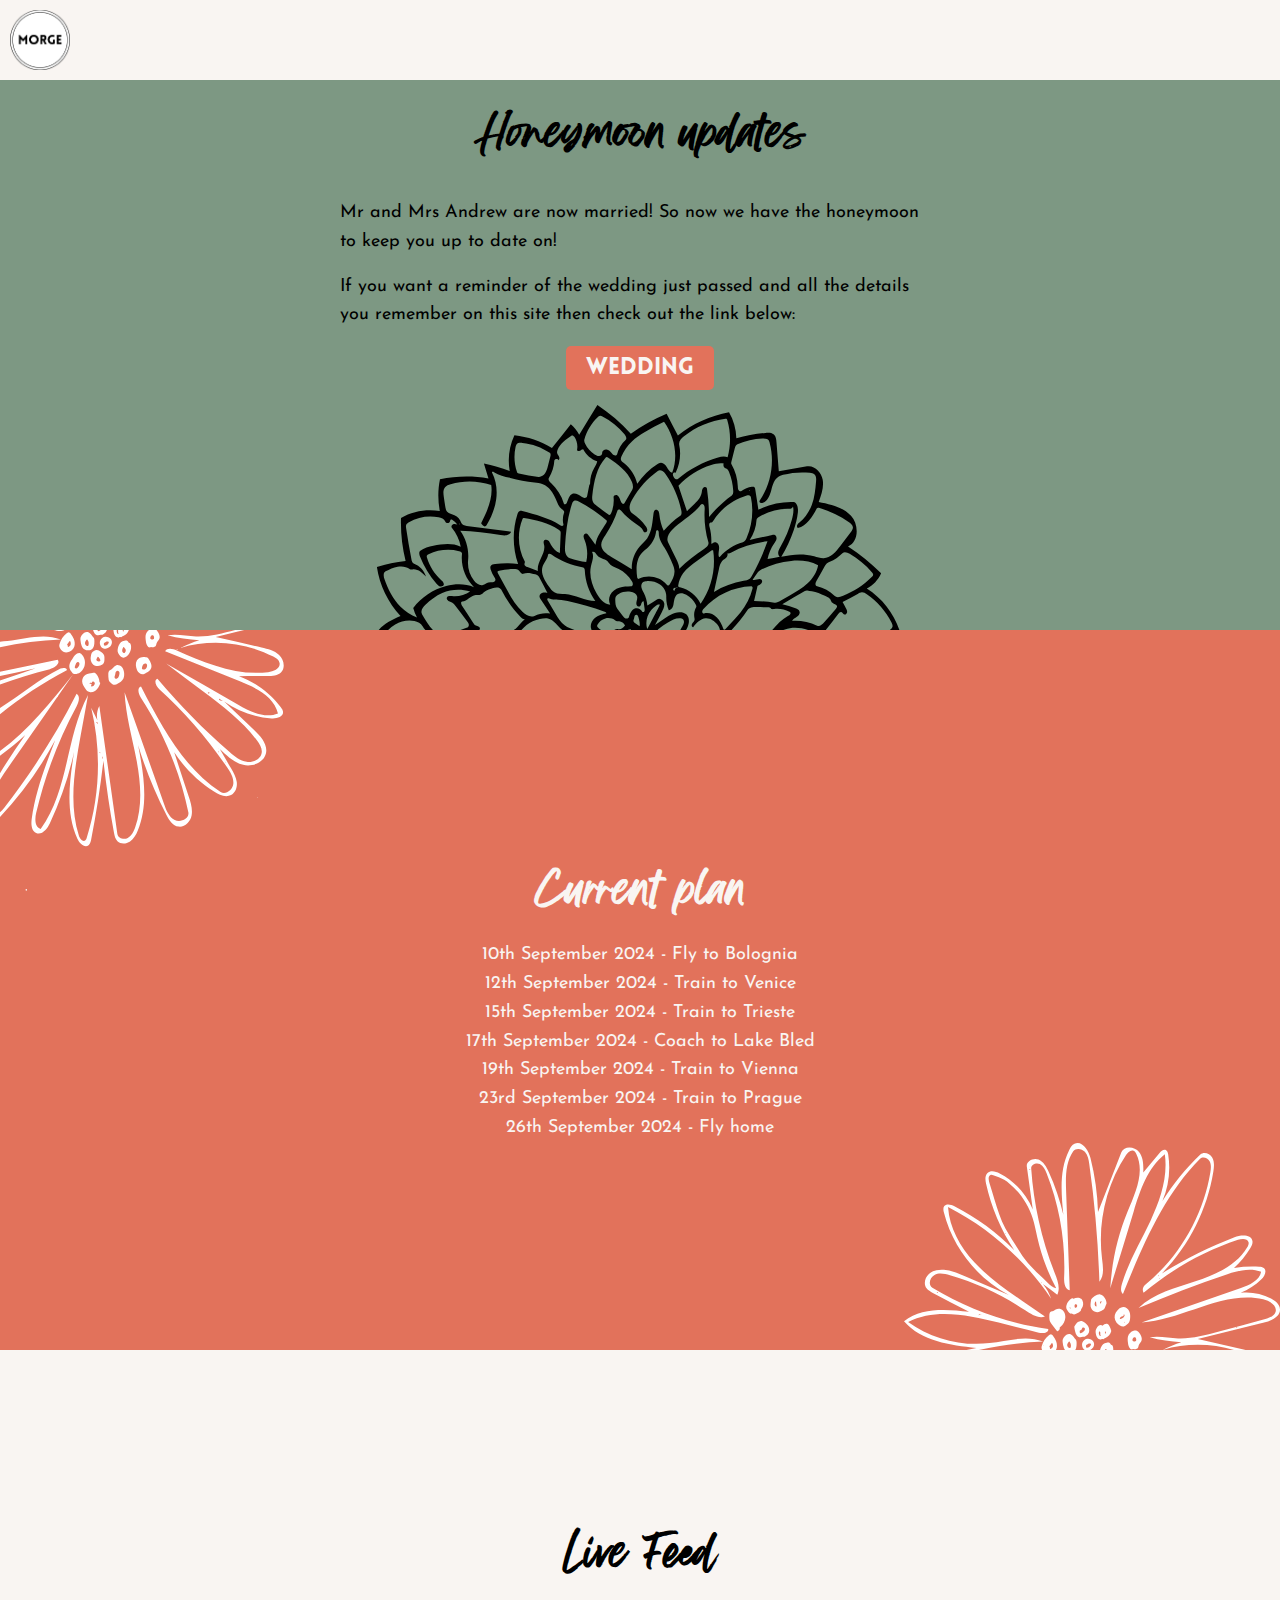
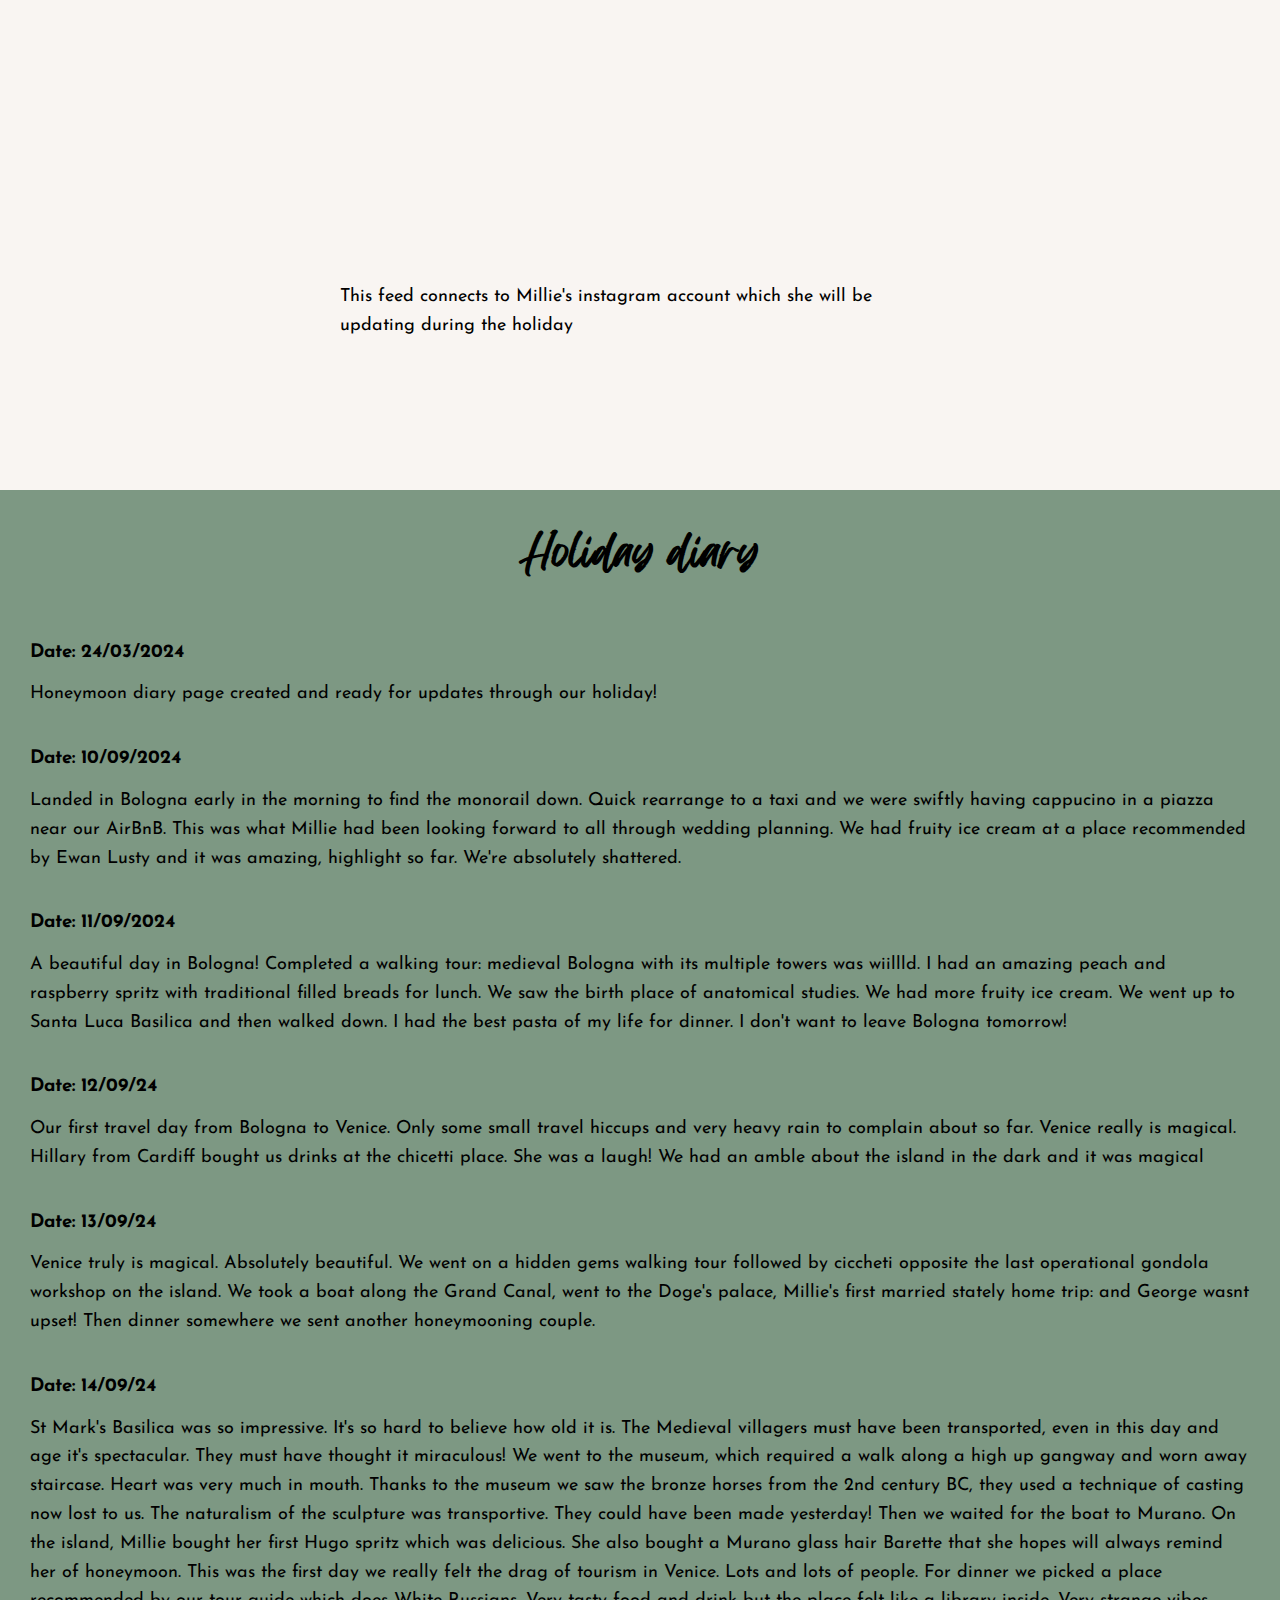
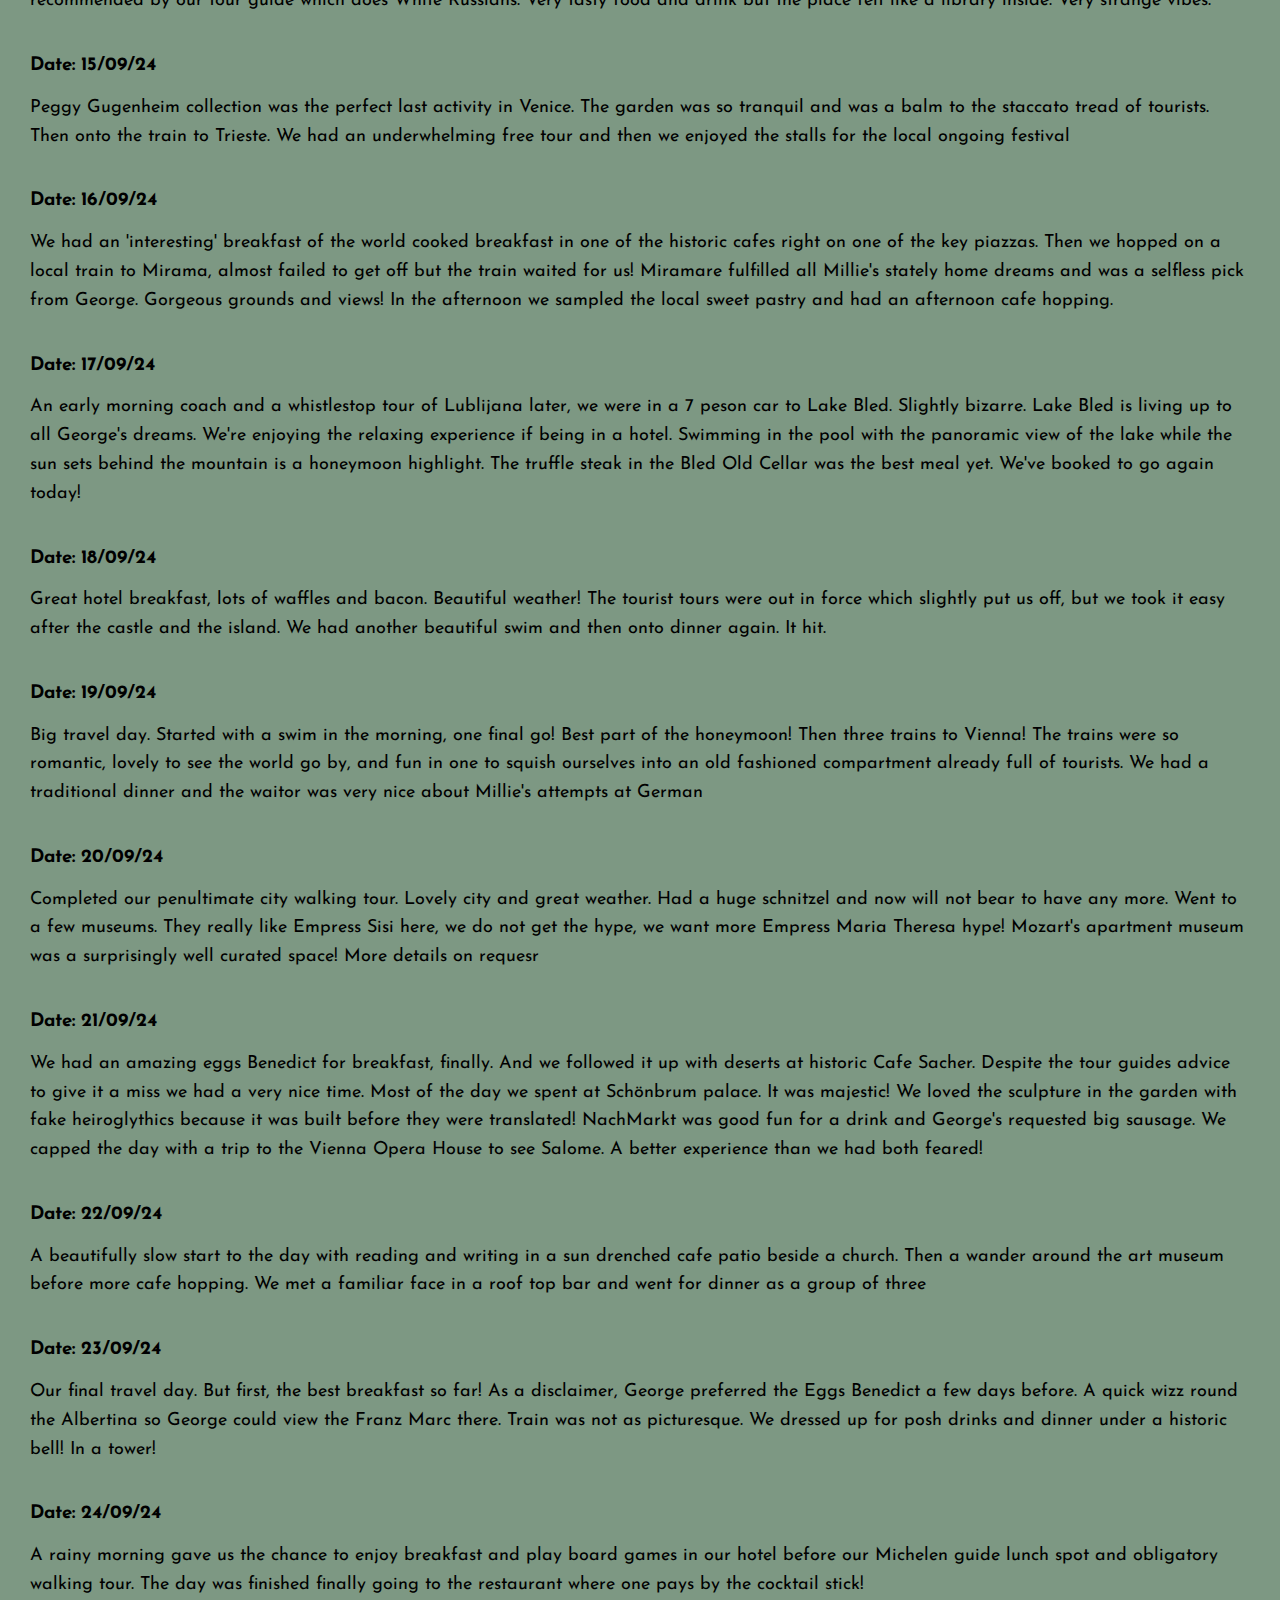
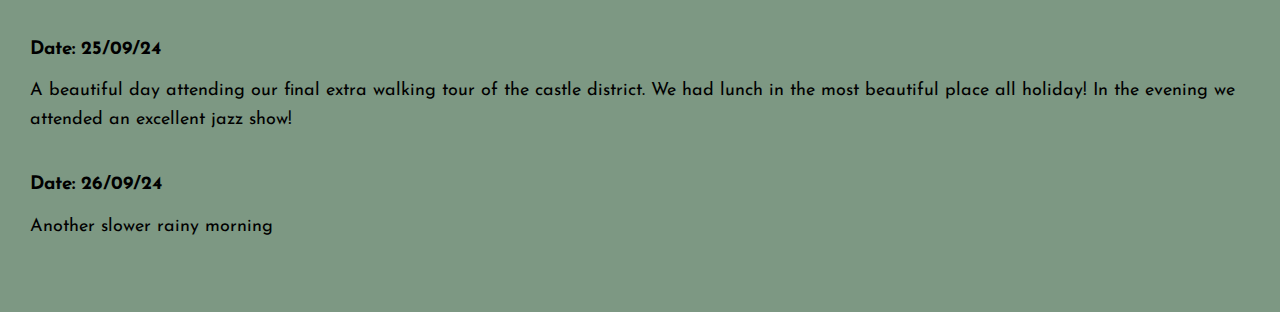
<file: index.html>
<!DOCTYPE html>
<html lang="en">
<head>
    <meta charset="UTF-8">
    <meta name="viewport" content="width=device-width, initial-scale=1.0">
    <title>Honeymoon</title>
    <link href="https://fonts.googleapis.com/css?family=Josefin+Sans" rel="stylesheet">
    <link href="./style.css" rel="stylesheet">
</head>
<body>
    <div class="section header">
        <a href="/" id="root-link">
            <img src="./assets/images/Our logo.png" alt="Morge logo" id="logo">
        </a>
    </div>
    <div class="section section8" id="Registry">
        <h2>Honeymoon updates</h2>
        <p>Mr and Mrs Andrew are now married! So now we have the honeymoon to keep you up to date on!</p>
        <p>If you want a reminder of the wedding just passed and all the details you remember on this site then check out the link below:</p>
        <a href="/wedding.html" class="rsvp-btn">Wedding</a>
        <div id="dahlia"></div>
    </div>
    <div class="section section3" id="Schedule">
        <h2>Current plan</h2>
        <p>10th September 2024 - Fly to Bolognia</p>
        <p>12th September 2024 - Train to Venice</p>
        <p>15th September 2024 - Train to Trieste</p>
        <p>17th September 2024 - Coach to Lake Bled</p>
        <p>19th September 2024 - Train to Vienna</p>
        <p>23rd September 2024 - Train to Prague</p>
        <p>26th September 2024 - Fly home</p>
    </div>
    <div class="section section7" id="Insta">
        <h2>Live Feed</h2>
        <behold-widget feed-id="ES6ognjn5Jx8EY4ejSsM"></behold-widget>
        <p>This feed connects to Millie's instagram account which she will be updating during the holiday</p>
    </div>
    <div class="section section9" id="Diary">
        <h2>Holiday diary</h2>
        <div id="diary-content">

        </div>
    </div>
</body>
<script>
  if ('noModule' in HTMLScriptElement.prototype) {
    const d=document,s=d.createElement('script');s.type='module';
    s.src='https://w.behold.so/widget.js';d.body.appendChild(s);
  }
</script>
<script>
     function appendData(data){
         var con=document.getElementById("diary-content")
         for(let i=0;i<data.length;i++){
            var c=document.createElement("div")
            c.className="entry"
             var d=document.createElement("h3")
             d.textContent="Date: "+data[i].date
             var t=document.createElement("p")
             t.textContent=data[i].text
             c.appendChild(d)
             c.appendChild(t)
             con.appendChild(c);
         }
      }

      const diary = [
  {
    "date": "24/03/2024",
    "text": "Honeymoon diary page created and ready for updates through our holiday!"
  },
  {
    "date": "10/09/2024",
    "text": "Landed in Bologna early in the morning to find the monorail down. Quick rearrange to a taxi and we were swiftly having cappucino in a piazza near our AirBnB. This was what Millie had been looking forward to all through wedding planning. We had fruity ice cream at a place recommended by Ewan Lusty and it was amazing, highlight so far. We're absolutely shattered."
  },
  {
    "date": "11/09/2024",
    "text": "A beautiful day in Bologna! Completed a walking tour: medieval Bologna with its multiple towers was wiillld. I had an amazing peach and raspberry spritz with traditional filled breads for lunch. We saw the birth place of anatomical studies. We had more fruity ice cream. We went up to Santa Luca Basilica and then walked down. I had the best pasta of my life for dinner. I don't want to leave Bologna tomorrow!"
  },
  {
    "date": "12/09/24",
    "text": "Our first travel day from Bologna to Venice. Only some small travel hiccups and very heavy rain to complain about so far. Venice really is magical. Hillary from Cardiff bought us drinks at the chicetti place. She was a laugh! We had an amble about the island in the dark and it was magical"
  },
  {
    "date": "13/09/24",
    "text": "Venice truly is magical. Absolutely beautiful. We went on a hidden gems walking tour followed by ciccheti opposite the last operational gondola workshop on the island. We took a boat along the Grand Canal, went to the Doge's palace, Millie's first married stately home trip: and George wasnt upset! Then dinner somewhere we sent another honeymooning couple."
  },
  {
    "date": "14/09/24",
    "text": "St Mark's Basilica was so impressive. It's so hard to believe how old it is. The Medieval villagers must have been transported, even in this day and age it's spectacular. They must have thought it miraculous! We went to the museum, which required a walk along a high up gangway and worn away staircase. Heart was very much in mouth. Thanks to the museum we saw the bronze horses from the 2nd century BC, they used a technique of casting now lost to us. The naturalism of the sculpture was transportive. They could have been made yesterday! Then we waited for the boat to Murano. On the island, Millie bought her first Hugo spritz which was delicious. She also bought a Murano glass hair Barette that she hopes will always remind her of honeymoon. This was the first day we really felt the drag of tourism in Venice. Lots and lots of people. For dinner we picked a place recommended by our tour guide which does White Russians. Very tasty food and drink but the place felt like a library inside. Very strange vibes."
  },
  {
    "date": "15/09/24",
    "text": "Peggy Gugenheim collection was the perfect last activity in Venice. The garden was so tranquil and was a balm to the staccato tread of tourists. Then onto the train to Trieste. We had an underwhelming free tour and then we enjoyed the stalls for the local ongoing festival"
  },
  {
    "date": "16/09/24",
    "text": "We had an 'interesting' breakfast of the world cooked breakfast in one of the historic cafes right on one of the key piazzas. Then we hopped on a local train to Mirama, almost failed to get off but the train waited for us! Miramare fulfilled all Millie's stately home dreams and was a selfless pick from George. Gorgeous grounds and views! In the afternoon we sampled the local sweet pastry and had an afternoon cafe hopping."
  },
  {
    "date": "17/09/24",
    "text": "An early morning coach and a whistlestop tour of Lublijana later, we were in a 7 peson car to Lake Bled. Slightly bizarre. Lake Bled is living up to all George's dreams. We're enjoying the relaxing experience if being in a hotel. Swimming in the pool with the panoramic view of the lake while the sun sets behind the mountain is a honeymoon highlight. The truffle steak in the Bled Old Cellar was the best meal yet. We've booked to go again today!"
  },
  {
      "date": "18/09/24",
      "text": "Great hotel breakfast, lots of waffles and bacon. Beautiful weather! The tourist tours were out in force which slightly put us off, but we took it easy after the castle and the island. We had another beautiful swim and then onto dinner again. It hit."
  },
          {
              "date":"19/09/24",
              "text": "Big travel day. Started with a swim in the morning, one final go! Best part of the honeymoon! Then three trains to Vienna! The trains were so romantic, lovely to see the world go by, and fun in one to squish ourselves into an old fashioned compartment already full of tourists. We had a traditional dinner and the waitor was very nice about Millie's attempts at German"
          },
          {
              "date": "20/09/24",
              "text": "Completed our penultimate city walking tour. Lovely city and great weather. Had a huge schnitzel and now will not bear to have any more. Went to a few museums. They really like Empress Sisi here, we do not get the hype, we want more Empress Maria Theresa hype! Mozart's apartment museum was a surprisingly well curated space! More details on requesr"
          },
          {
              "date":"21/09/24",
              "text":"We had an amazing eggs Benedict for breakfast, finally. And we followed it up with deserts at historic Cafe Sacher. Despite the tour guides advice to give it a miss we had a very nice time. Most of the day we spent at Schönbrum palace. It was majestic! We loved the sculpture in the garden with fake heiroglythics because it was built before they were translated! NachMarkt was good fun for a drink and George's requested big sausage. We capped the day with a trip to the Vienna Opera House to see Salome. A better experience than we had both feared!"
          },
          {
              "date":"22/09/24",
              "text": "A beautifully slow start to the day with reading and writing in a sun drenched cafe patio beside a church. Then a wander around the art museum before more cafe hopping. We met a familiar face in a roof top bar and went for dinner as a group of three"
          },
          {
              "date": "23/09/24",
              "text":"Our final travel day. But first, the best breakfast so far! As a disclaimer, George preferred the Eggs Benedict a few days before. A quick wizz round the Albertina so George could view the Franz Marc there. Train was not as picturesque. We dressed up for posh drinks and dinner under a historic bell! In a tower!"
          },
          {
              "date":"24/09/24",
              "text":"A rainy morning gave us the chance to enjoy breakfast and play board games in our hotel before our Michelen guide lunch spot and obligatory walking tour. The day was finished finally going to the restaurant where one pays by the cocktail stick!"
          },
          {
              "date": "25/09/24",
              "text":"A beautiful day attending our final extra walking tour of the castle district. We had lunch in the most beautiful place all holiday! In the evening we attended an excellent jazz show!"
          },
          {
              "date": "26/09/24",
              "text":"Another slower rainy morning"
          }
]
    appendData(diary);
 </script>
 
</html>
</file>
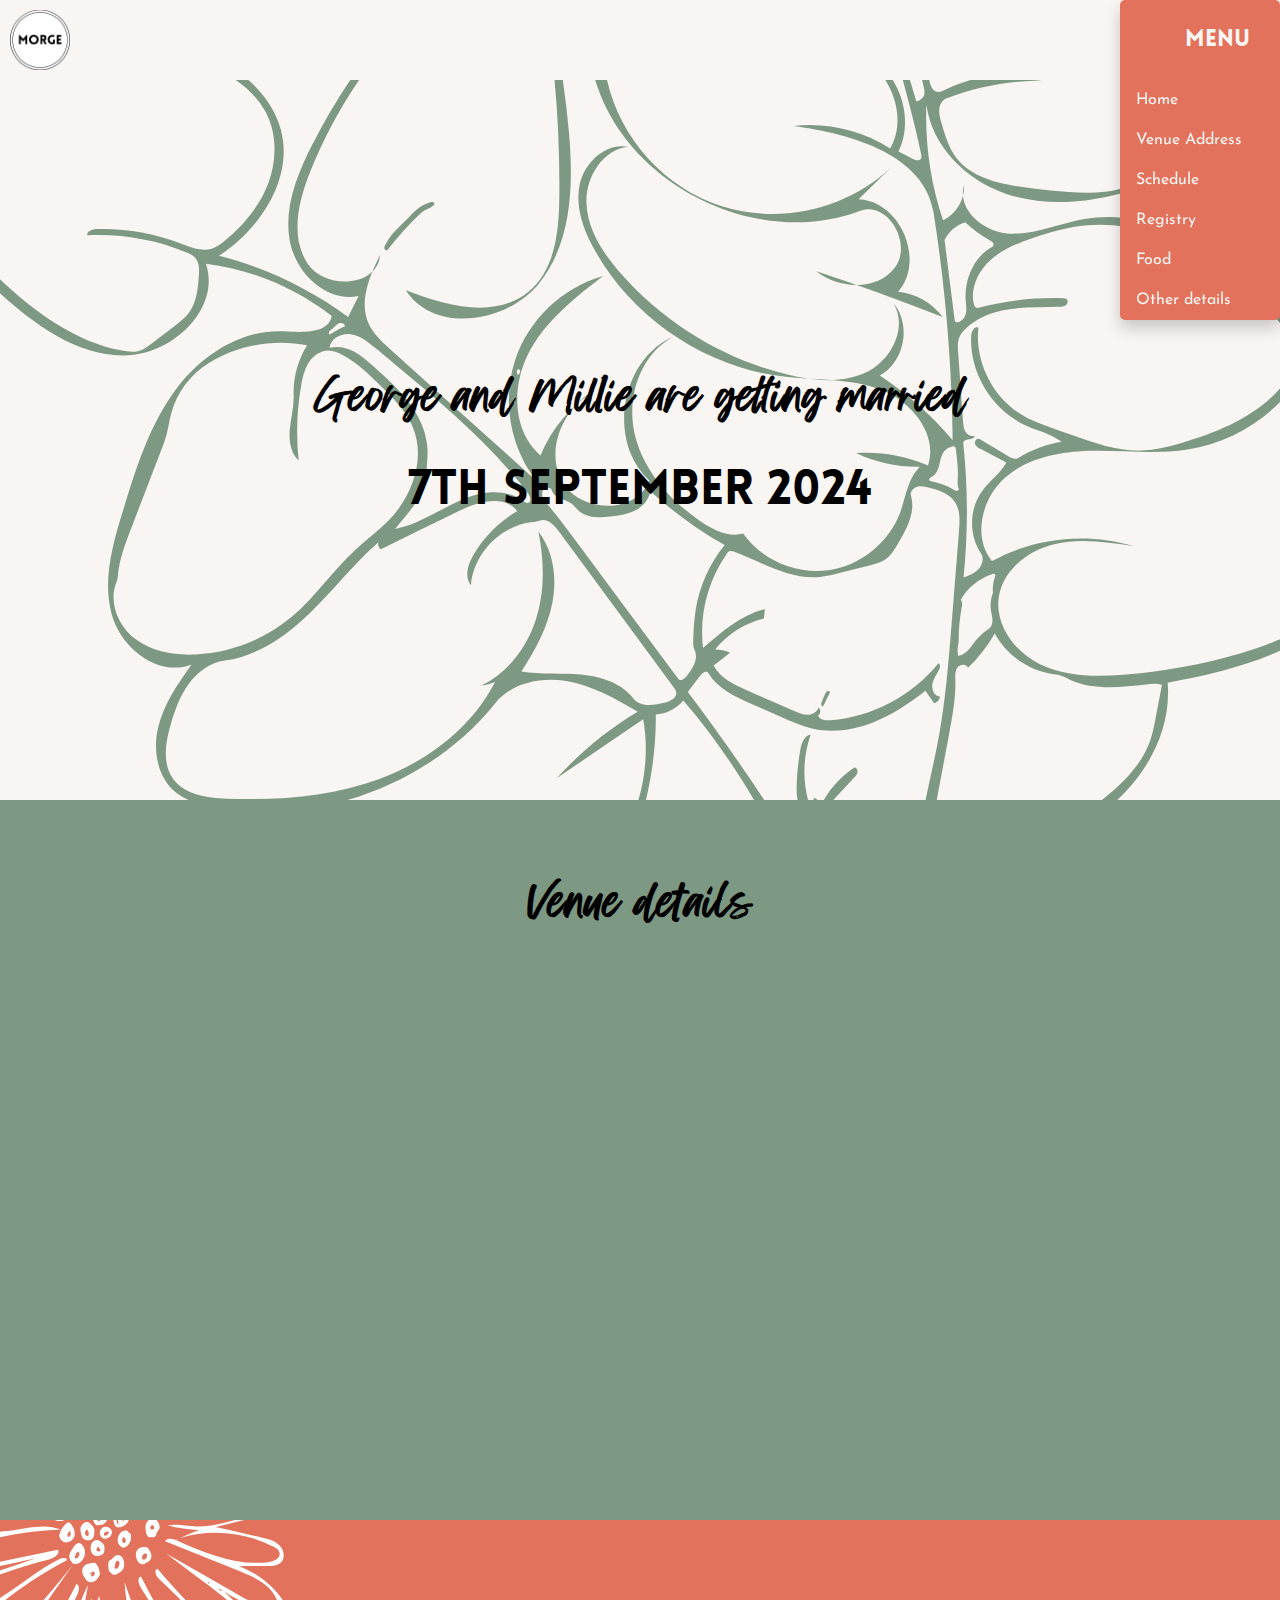
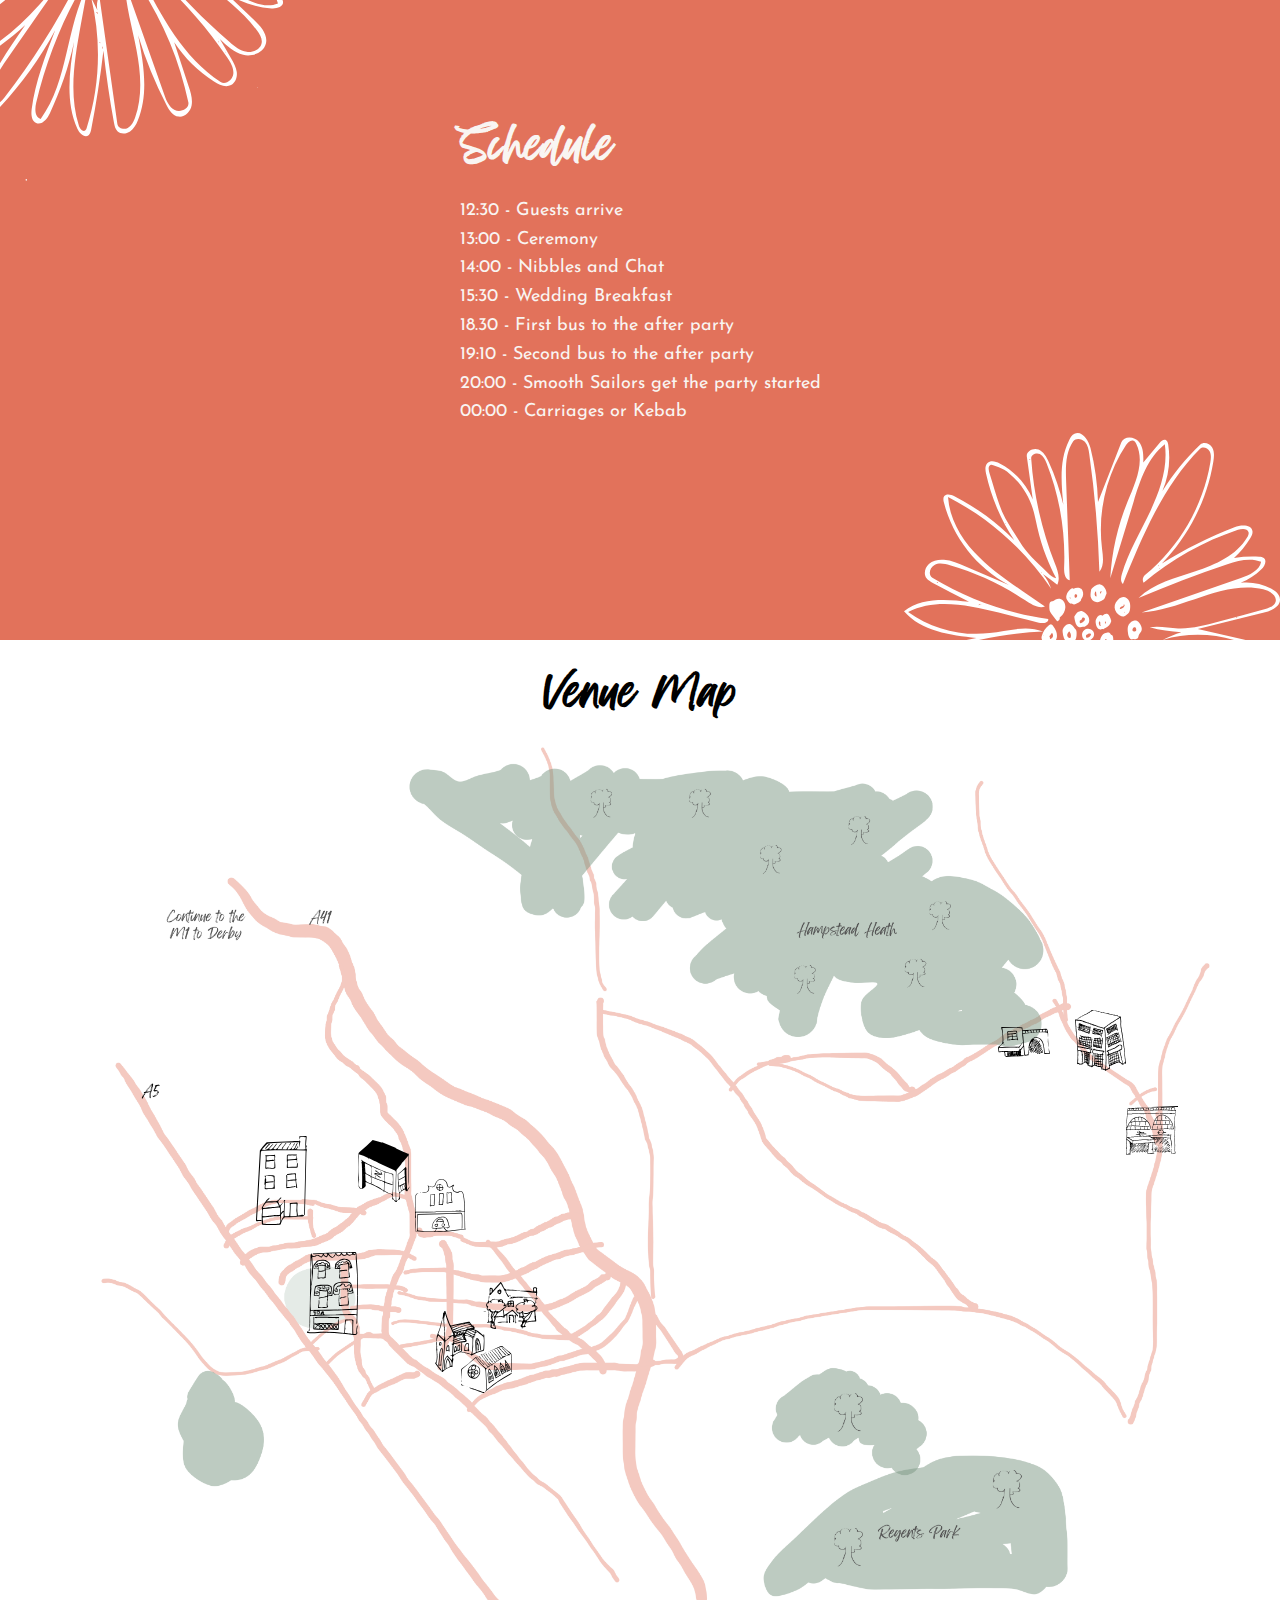
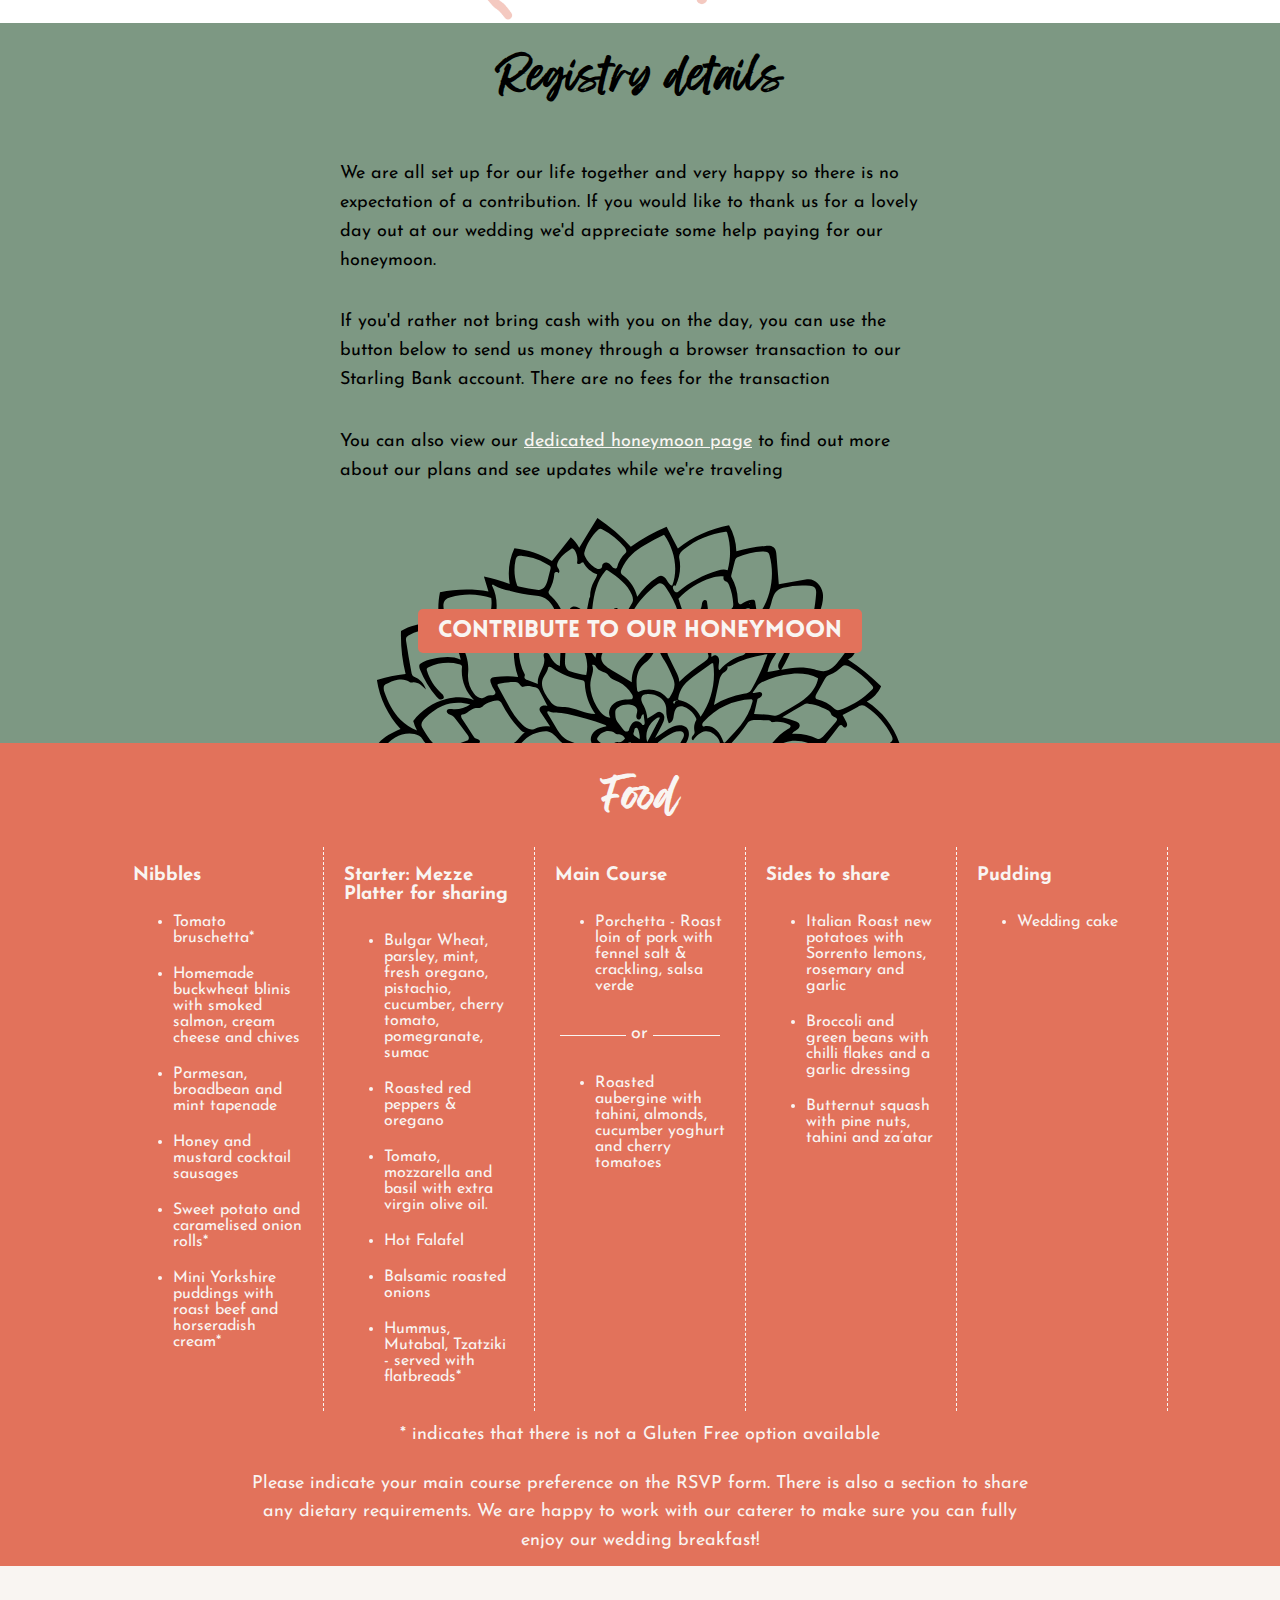
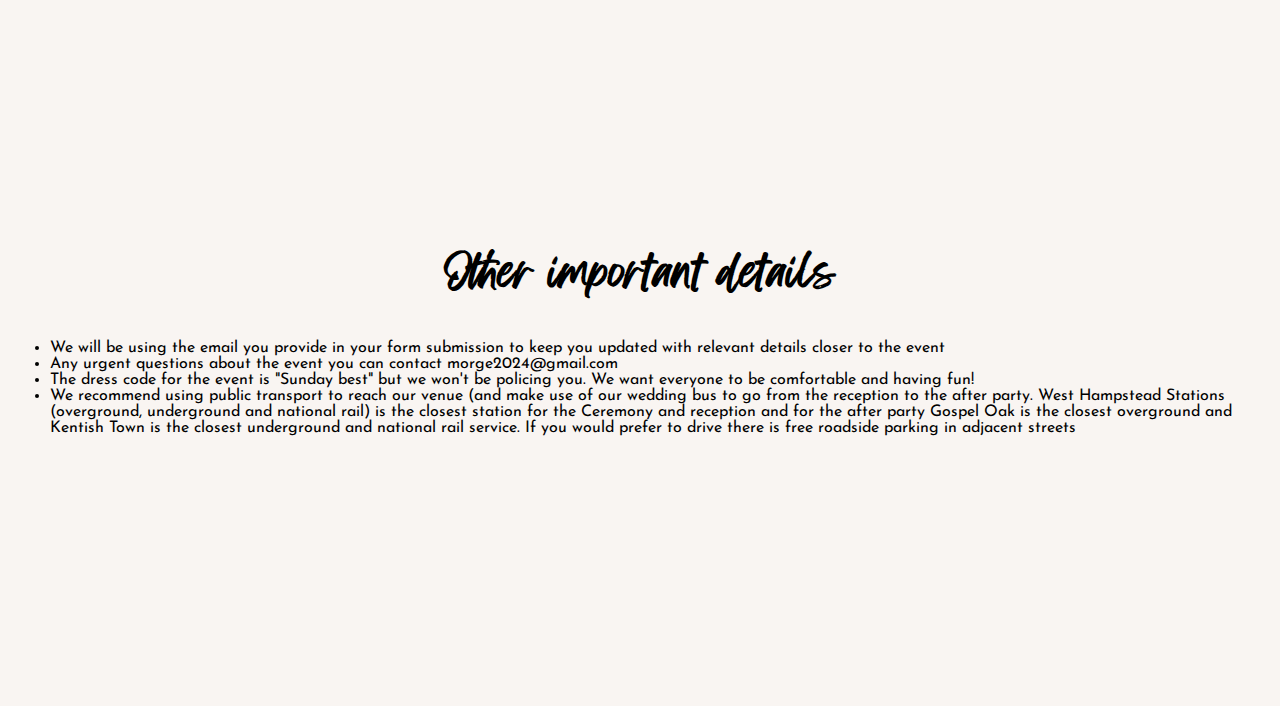
<file: wedding.html>
<!DOCTYPE html>
<html lang="en">
<head>
    <meta charset="UTF-8">
    <meta name="viewport" content="width=device-width, initial-scale=1.0">
    <title>George and Millie are getting married</title>
    <link href="https://fonts.googleapis.com/css?family=Josefin+Sans" rel="stylesheet">
    <link href="./style.css" rel="stylesheet">
</head>
<body>
    <div class="section header">
        <a href="#" id="root-link">
            <img src="./assets/images/Our logo.png" alt="Morge logo" id="logo">
        </a>
        <a class="rsvp-btn" id="menu-button" onclick="toggleDropdown()" >Menu</a>
        <div id="menu">
            <a href="#">Home</a>
            <a href="#Venue">Venue Address</a>
            <a href="#Schedule">Schedule</a>
            <a href="#Registry">Registry</a>
            <a href="#Food">Food</a>
            <a href="#RSVP">Other details</a>
        </div>
    </div>
    <div class="section section1">
        <h2>George and Millie are getting married</h2>
        <h1>7th September 2024</h1>
    </div>
    <div class="section section2" id="Venue">
        <h2>Venue details</h2>
        <div class="fade-in-section">
            <div class="svg-item">
                <img src="./assets/images/Church 2.svg" alt="Church icon" class="icon">
                <p class="svg-text">Ceremony at St Mary of All Souls, NW6 4SN </p>
            </div>
            <div class="svg-item">
                <img src="./assets/images/Priory Hall.svg" alt="Priory Hall icon" class="icon">
                <p class="svg-text">Reception at Priory Hall, NW6 4SN</p>
            </div>
            <div class="svg-item">
                <img src="./assets/images/Never For Ever 2.svg" alt="Never for Ever icon" class="icon">
                <p class="svg-text">After party at Never For Ever, NW5 1TL</p>
            </div>
        </div>
    </div>
    <div class="section section3" id="Schedule">
        <div class="schedule">
            <h2>Schedule</h2>
            <p>12:30 - Guests arrive</p>
            <p>13:00 - Ceremony</p>
            <p>14:00 - Nibbles and Chat</p>
            <p>15:30 - Wedding Breakfast</p>
            <p>18.30 - First bus to the after party</p>
            <p>19:10 - Second bus to the after party</p>
            <p>20:00 - Smooth Sailors get the party started</p>
            <p>00:00 - Carriages or Kebab</p>
        </div>
    </div>
    <div class="section section4" id="section4">
        <h2>Venue Map</h2>
        <div id="map">
            <img class="static" src="./assets/images/Map.png">
            <div class="church icon-box">
                <p class="tooltip">Ceremony</p>
                <img class="icon" src="./assets/images/Church 2.svg">
            </div>
            <div class="reception icon-box">
                <p class="tooltip">Reception</p>
                <img class="icon" src="./assets/images/Priory Hall.svg">
            </div>
            <div class="afterparty icon-box">
                <p class="tooltip">After Party</p>
                <img class="icon" src="./assets/images/Never For Ever 2.svg">
            </div>
            <div class="mumshouse icon-box">
                <p class="tooltip">Millie's Mum's House</p>
                <p class="tooltip">Bride HQ</p>
                <img class="icon" src="./assets/images/mums house.svg">
            </div>
            <div class="ourhouse icon-box">
                <p class="tooltip">Our house</p>
                <p class="tooltip">Groom HQ</p>
                <img class="icon" src="./assets/images/our shop.svg">
            </div>
            <div class="whampthameslink icon-box">
                <p class="tooltip">West Hampsead Thameslink</p>
                <p class="tooltip">Trains to Brighton, St Pancras and St Albans</p>
                <img class="icon" src="./assets/images/whamp Thames link.svg">
            </div>
            <div class="whampjubilee icon-box">
                <p class="tooltip">West Hampsead Underground</p>
                <p class="tooltip">Jubilee Line</p>
                <img class="icon" src="./assets/images/whamp jubilee.svg">
            </div>
            <div class="gospeloak icon-box">
                <p class="tooltip">Gospel Oak Overground</p>
                <img class="icon" src="./assets/images/Gospel Oak.svg">
            </div>
            <div class="kentishtown icon-box">
                <p class="tooltip">Kentish Town Thameslink</p>
                <p class="tooltip">Trains to St Pancras and St Albans</p>
                <img class="icon" src="./assets/images/Kentish Town.svg">
            </div>
            <div class="greencroft icon-box">
                <p class="tooltip">Where we got engaged</p>
                <img class="icon" src="./assets/images/Greencroft Gdns-2.svg">
            </div>
        </div>  
    </div>
    <div class="section section5" id="Registry">
        <h2>Registry details</h2>
        <p>We are all set up for our life together and very happy so there is no expectation of a contribution. If you would like to thank us for a lovely day out at our wedding we'd appreciate some help paying for our honeymoon.</p>
        <p>If you'd rather not bring cash with you on the day, you can use the button below to send us money through a browser transaction to our Starling Bank account. There are no fees for the transaction</p>
        <p>You can also view our <a href="/" class="inline-link">dedicated honeymoon page</a> to find out more about our plans and see updates while we're traveling</p>
        <div id="dahlia">
             <a href="https://settleup.starlingbank.com/millisandebathgeorgeandrew" target=”_blank” class="rsvp-btn">Contribute to our honeymoon</a>
        </div>
    </div>
    <div class="section section6" id="Food">
        <h2>Food</h2>
        <div class="food">
        <div id="nibbles" class="foodSection">
            <h3>Nibbles</h3>
            <ul>
                <li>Tomato bruschetta*</li>
                <li>Homemade buckwheat blinis with smoked salmon, cream cheese and chives</li>
                <li>Parmesan, broadbean and mint tapenade</li>
                <li>Honey and mustard cocktail sausages</li>
                <li>Sweet potato and caramelised onion rolls*</li>
                <li>Mini Yorkshire puddings with roast beef and horseradish cream*</li>
            </ul>
        </div>
        <div id="starter" class="foodSection">
            <h3>Starter: Mezze Platter for sharing</h3>
            <ul>
                <li>Bulgar Wheat, parsley, mint, fresh oregano, pistachio, cucumber, cherry tomato, pomegranate, sumac</li>
                <li>Roasted red peppers & oregano</li>
                <li>Tomato, mozzarella and basil with extra virgin olive oil.</li>
                <li>Hot Falafel</li>
                <li>Balsamic roasted onions</li>
                <li>Hummus, Mutabal, Tzatziki - served with flatbreads*</li>
            </ul>
        </div>
        <div id="maincourse" class="foodSection">
            <h3>Main Course</h3>
            <div class="options">
                <ul>
                    <li>Porchetta - Roast loin of pork with fennel salt & crackling, salsa verde</li>
                </ul>
                <div id="orbox">
                    <div class="line"></div>
                    <p id="or">or</p>
                    <div class="line"></div>    
                </div>
            <ul>
                <li>Roasted aubergine with tahini, almonds, cucumber yoghurt and cherry tomatoes</li>
            </ul>
             </div>
        </div>
        <div id="sides" class="foodSection">
            <h3>Sides to share</h3>
            <ul>
                <li>Italian Roast new potatoes with Sorrento lemons, rosemary and garlic</li>
                <li>Broccoli and green beans with chilli flakes and a garlic dressing</li>
                <li>Butternut squash with pine nuts, tahini and za’atar</li>
            </ul>
        </div>
        <div id="pudding" class="foodSection">
            <h3>Pudding</h3>
            <ul>
                <li>Wedding cake</li>
            </ul>
        </div>
        </div>
        <p>* indicates that there is not a Gluten Free option available</p>
        <p>Please indicate your main course preference on the RSVP form. There is also a section to share any dietary requirements. We are happy to work with our caterer to make sure you can fully enjoy our wedding breakfast!</p>
    </div>
    <div class="section section7" id="RSVP">
        <div class="content">
        <h2>Other important details</h2>
        <ul>
        <li>We will be using the email you provide in your form submission to keep you updated with relevant details closer to the event</li>
        <li>Any urgent questions about the event you can contact morge2024@gmail.com</li>
        <li>The dress code for the event is "Sunday best" but we won't be policing you. We want everyone to be comfortable and having fun!</li>
        <li>We recommend using public transport to reach our venue (and make use of our wedding bus to go from the reception to the after party. West Hampstead Stations (overground, underground and national rail) is the closest station for the Ceremony and reception and for the after party Gospel Oak is the closest overground and Kentish Town is the closest underground and national rail service. If you would prefer to drive there is free roadside parking in adjacent streets</li>
        </ul>
    </div>
    </div>

    <script>
        document.addEventListener("DOMContentLoaded", function() {
            const svgContainer = document.querySelector(".fade-in-section");

            const observer = new IntersectionObserver((entries) => {
                entries.forEach(entry => {
                    if (entry.isIntersecting) {
                        svgContainer.classList.add("is-visible");
                    } else {
                        svgContainer.classList.remove("is-visible");
                    }
                });
            });

            observer.observe(svgContainer);
        });

        function toggleDropdown() {
            var dropdownContent = document.getElementById('menu');
            if (dropdownContent.style.display === 'block') {
                dropdownContent.style.display = 'none';
            } else {
                dropdownContent.style.display = 'block';
            }
        }

        document.addEventListener('click', function(event) {
        var target = event.target;
        if (!target.closest('.header')) {
            var dropdownContent = document.getElementById('menu');
            dropdownContent.style.display = 'none';
        }
});
    </script>
</body>
</html>
</file>
<file: style.css>
@font-face { font-family: "Feeling Passionate"; src: url('assets/fonts/FeelingPassionateRegular.ttf') } 
@font-face { font-family: "Lovelo"; src: url('assets/fonts/Lovelo/Commercial/TTF/Lovelo-Black.ttf') } 
body {
    font-family: 'Josefin Sans', sans-serif;
    color: #f9f5f2;
    margin: 0;
    padding: 0;
    display: flex;
    flex-direction: column;
}
h1 {
    font-family: 'Lovelo', sans-serif;
    font-size: 48px;
    margin: 20px 0;
    color: black;
}
h2 {
    font-family: 'Feeling Passionate', cursive;
    font-size: 38px;
    color: black;
    margin: 20px 0;
}
p {
    font-size: 18px;
    line-height: 1.6;
    max-width: 600px;
    margin: 0 auto;
}
iframe {
    width: 100%;
    height: 600px;
    border: 0;
}
.section {
    min-height: calc(100vh - 20vh);
    display: flex;
    flex-direction: column;
    justify-content: center;
    align-items: center;
}
.header {
  min-height: auto;
  height: 80px;
  width: 100%;
  background-color: #f9f5f2;
  display: flex;
  flex-direction: row;
  justify-content: space-between;
  padding: 10px;
  position: fixed;
  top: 0;
  left: 0;
  z-index: 10;
  box-sizing: border-box;
}
.section1 {
    background-color: #f9f5f2;
    background-image: url('./assets/images/Eucalyptus 1.svg');
    background-repeat: no-repeat;
    background-position: 50% 50%;
    background-size: auto 130vw;
    margin-top: 80px;
    padding: 0 20px;
}
.section2 {
    background-color: #7D9883;
    display: flex;
    justify-content: space-around;
}
.section3 {
    background-color: #E2725B;
    background-image: url('./assets/images/Daisy.svg'), url('./assets/images/Daisy.svg');
    background-repeat: no-repeat;
    background-position: 100% 190%, -10% -70%;
    background-size: auto 50vh, auto 50vh;
}
.section4 {
    background-color: #FFFFFF;
    min-height: auto;
}
.section5 {
  background-color: #7D9883;
  display: flex;
  justify-content: space-between;
  color: black;
}

.inline-link {
  color: #f9f5f2
}

.inline-link:hover {
  color: #E2725B
}

.section5Text p {
  padding-bottom: 30px;
}

.section6 {
  background-color: #E2725B;
  justify-content: space-evenly;
}

.section6 h2 {
  color: #f9f5f2;
}

.section6 p {
  padding: 10px;
  max-width: 800px;
  text-align: center;
}

.section7 {
    background-color: #f9f5f2;
    color: black;
    justify-content: space-evenly;
    padding: 10px;
}

.section7 .content {
  display: flex;
  flex-direction: column;
}

.section7 .content h2 {
  text-align: center;
}

.section6 li {
  padding: 10px 0px;
}

.section8 {
  background-color: #7D9883;
  display: flex;
  justify-content: space-between;
  margin-top: 80px;
  min-height: 550px;
  color: black;
}


.section9 {
  background-color: #7D9883;
  display: flex;
  justify-content: flex-start;
  color: black;
  padding: 10px;
}

.header-image {
    width: 100%;
    height: auto;
    border-radius: 10px;
    margin-bottom: 40px;
}
.schedule {
    margin-bottom: 40px;
}
.rsvp-btn {
    background-color: #E2725B;
    color: #f9f5f2;
    font-family: 'Lovelo', sans-serif;
    font-size: 24px;
    padding: 10px 20px;
    border: none;
    border-radius: 5px;
    cursor: pointer;
    transition: background-color 0.3s;
    text-decoration: none;
}
.rsvp-btn:hover {
    background-color: #C65348;
}
.date {
    font-family: 'Feeling Passionate', cursive;
    font-size: 38px;
    color: black;
    margin: 0px 0px 20px 0px;
}
.fade-in-section {
    opacity: 0;
    transform: translateY(20vh);
    visibility: hidden;
    transition: opacity 0.6s ease-out, transform 1.2s ease-out;
    will-change: opacity, visibility;
    display: flex;
    flex-direction: row;
    width: 100%;
    justify-content: space-evenly;
    flex-wrap: wrap;
  }
.fade-in-section.is-visible {
    opacity: 1;
    transform: none;
    visibility: visible;
  }
.svg-item {
    display: flex;
    flex-direction: column;
    width: 200px;
    padding: 40px;
  }

.icon {
    height: 100%;
    width: 100%;
}
.section2 p {
    color: black;
    padding: 20px 0;
}
.section3 h2 {
    color: #f9f5f2;
}

#root-link {
  height: 100%;
}

#logo {
  height: 100%;
}

  #map {
    /* The box that will responsively resize */
    position: relative;
  }
  #map img {
    display: block;
  }
  #map .static {
    /* The static image helps responsively resizing the bounding box correctly */ 
    width: 100%;
    height: auto;
  }

  #map .icon-box {
    /* Placing the icons absolutely and with percentage values makes it responsive within the bounding box */
    position: absolute;
    width: 4vw;
  }

  #map .icon-box img {
    width: 100%
  }

  #map .tooltip {
    font-size: 0.8cqw;
    color: #f9f5f2;
    visibility: hidden;
    margin-bottom: 5px;
  }

  #map .icon-box:hover {
    background-color: #7D9883;
    border-radius: 5px;
    text-align: center;
    padding: 5px;
  }

  #map .icon-box:hover .tooltip {
    visibility: visible;
  }

  #map .icon-box:hover .icon {
    /* filter: invert(59%) sepia(13%) saturate(441%) hue-rotate(81deg) brightness(95%) contrast(93%); my green colour*/
    filter: invert(100%) sepia(100%) saturate(0%) hue-rotate(313deg) brightness(104%) contrast(102%); 
  }
  
  #map .church {
    top: 62%;
    left: 34%;
  }

  #map .reception {
    top: 66%;
    left: 36%;
  }

  #map .afterparty {
    top: 26%;
    left: 84%;
  }

  #map .mumshouse {
    top: 36%;
    left: 20%;
  }

  #map .ourhouse {
    top: 51%;
    left: 24%;
  }

  #map .whampthameslink {
    top: 29%;
    left: 28%;
  }

  #map .whampjubilee {
    top: 39%;
    left: 32.4%;
  }

  #map .gospeloak {
    top: 26%;
    left: 78%;
  }

  #map .kentishtown {
    top: 27%;
    left: 88%;
  }

  #map .greencroft {
    top: 55%;
    left: 38%;
  }
  
  #menu {
    display: none;
    position: absolute;
    background-color: #E2725B;
    min-width: 160px;
    box-shadow: 0px 8px 16px 0px rgba(0,0,0,0.2);
    z-index: 2;
    top: 0px;
    right: 0px;
    padding-top: 80px;
    border-radius: 5px;
  }
  
  #menu a {
    color: #f9f5f2;
    padding: 12px 16px;
    text-decoration: none;
    display: block;
  }
  
  #menu a:hover {
    background-color: #C65348;
  }
  
  .header:hover #menu {
    display: block;
  }
  #menu-button {
    z-index: 10;
  }

  .food {
    display: flex;
    flex-wrap: wrap;
  }

  .foodSection {
    border-right: dashed #f9f5f2 1px;
    padding: 0 20px;
    width: 170px;
  }

  #orbox {
    display: flex;
    flex-direction: row;
  }

  #orbox p {
    padding: 0;
  }

  .line {
    border-bottom: solid #f9f5f2 1px;
    height: 10px;
    width: 100%;
    margin: 5px;
  }

#diary-content {
  text-align: left;
  padding: 20px;
  width: calc(100% - 40px);
}

.entry {
  margin-bottom: 40px;
}

#diary-content p {
  max-width: 100%;
  width: 100%;
  white-space: pre-wrap;
}

#dahlia {
  height: 25vh;
  width: 100vw;
  background-image: url('./assets/images/Dahlia.svg');
  background-repeat: no-repeat;
  background-size: auto 55vh;
  background-position: 50% 0%;
  display: flex;
  flex-direction: column;
  justify-content: space-around;
}

#dahlia .rsvp-btn {
  align-self: center;
}
</file>
